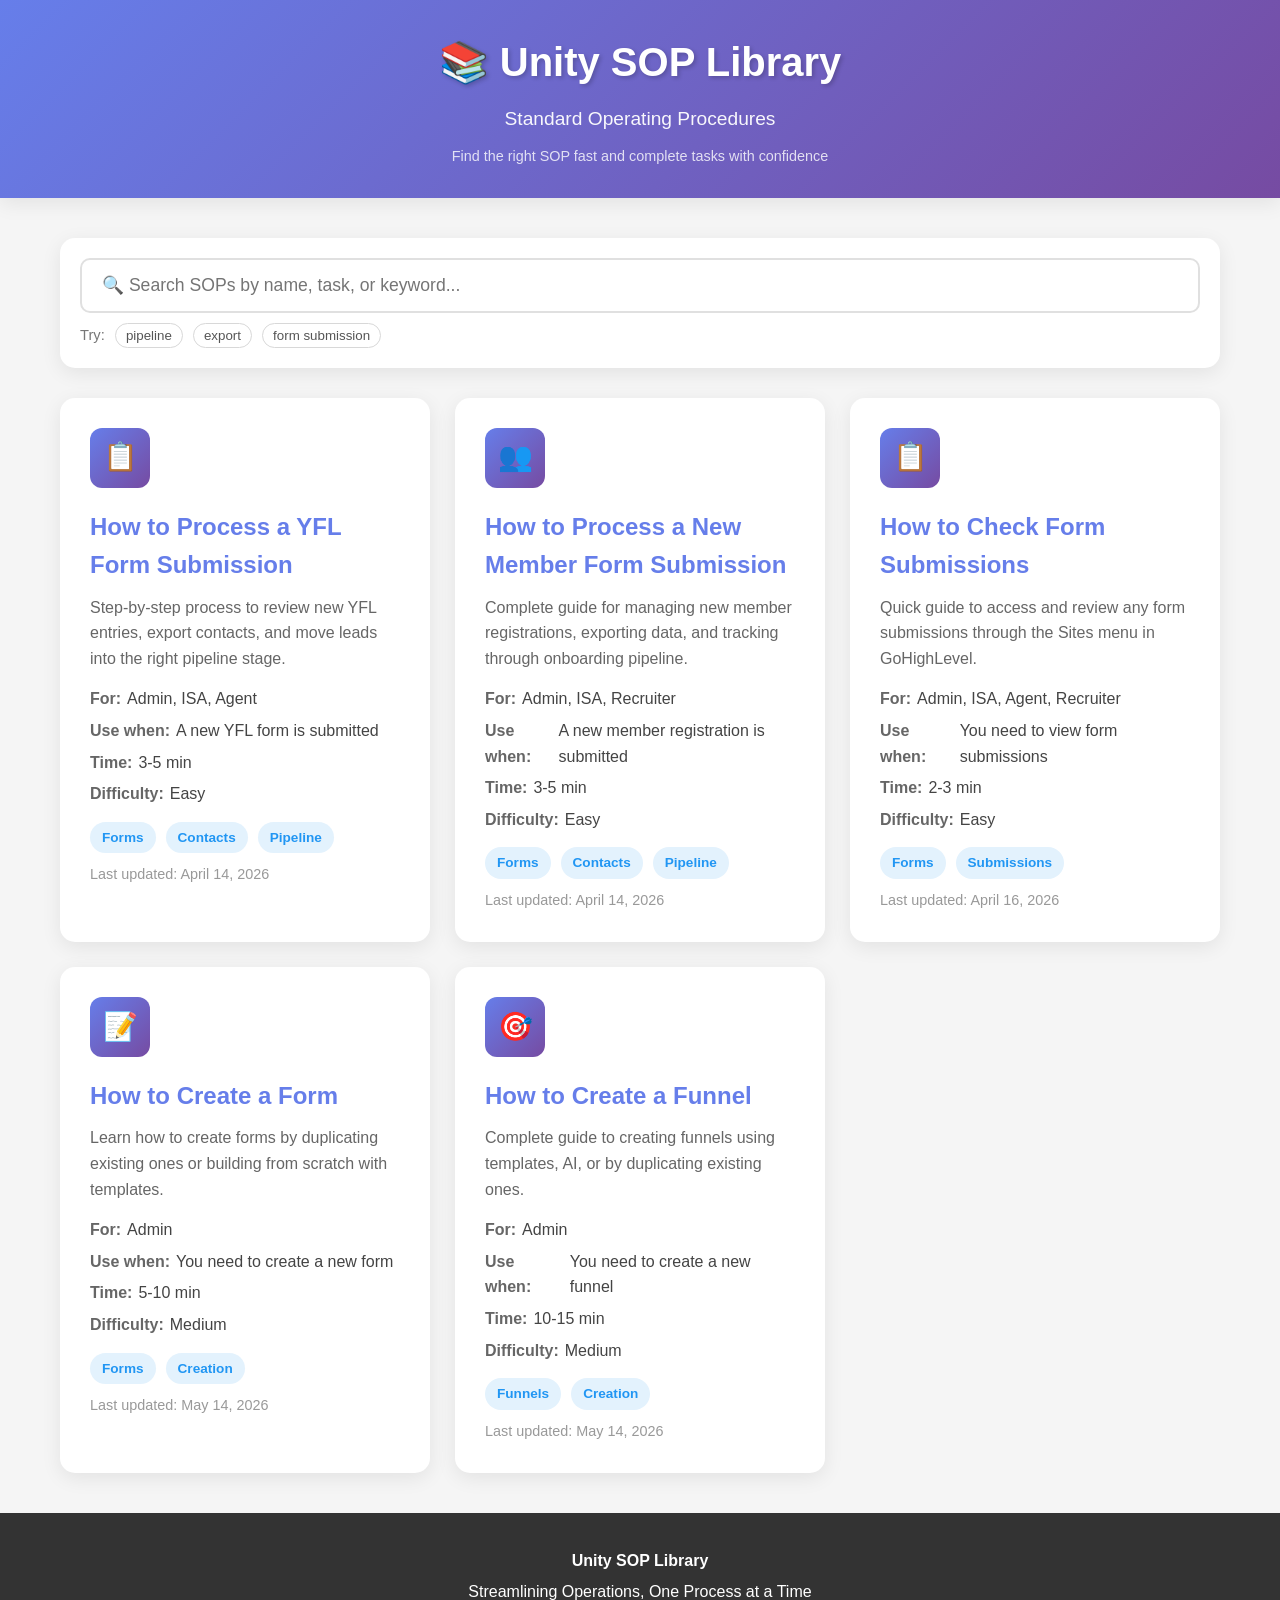
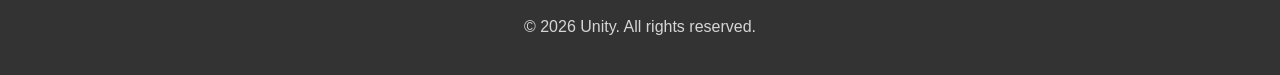
<file: index.html>
<!DOCTYPE html>
<html lang="en">
<head>
    <meta charset="UTF-8">
    <meta name="viewport" content="width=device-width, initial-scale=1.0">
    <title>Unity SOP Library</title>
    <link rel="stylesheet" href="styles.css">
</head>
<body>
    <div class="header">
        <h1>📚 Unity SOP Library</h1>
        <p>Standard Operating Procedures</p>
        <p style="font-size: 0.9em; margin-top: 10px; opacity: 0.8;">Find the right SOP fast and complete tasks with confidence</p>
    </div>
    
    <div class="container">
        <div class="search-bar">
            <input 
                type="text" 
                id="searchInput" 
                class="search-input" 
                placeholder="🔍 Search SOPs by name, task, or keyword..."
                autocomplete="off"
            >
            <div class="search-hints">
                Try: <button type="button" class="hint" data-suggest="pipeline">pipeline</button>
                <button type="button" class="hint" data-suggest="export">export</button>
                <button type="button" class="hint" data-suggest="form submission">form submission</button>
            </div>
        </div>
        
        <div class="sop-grid">
            <a href="yfl-form.html" class="sop-card" data-category="forms contacts pipeline" data-role="admin isa agent" data-level="easy" data-frequency="daily" data-duration="3-5 min">
                <div class="sop-icon">📋</div>
                <h3>How to Process a YFL Form Submission</h3>
                <p>Step-by-step process to review new YFL entries, export contacts, and move leads into the right pipeline stage.</p>
                <dl class="card-details">
                    <div><dt>For:</dt><dd>Admin, ISA, Agent</dd></div>
                    <div><dt>Use when:</dt><dd>A new YFL form is submitted</dd></div>
                    <div><dt>Time:</dt><dd>3-5 min</dd></div>
                    <div><dt>Difficulty:</dt><dd>Easy</dd></div>
                </dl>
                <div class="sop-meta">
                    <span class="tag">Forms</span>
                    <span class="tag">Contacts</span>
                    <span class="tag">Pipeline</span>
                </div>
                <span class="date">Last updated: April 14, 2026</span>
            </a>

            <a href="new-member-form.html" class="sop-card" data-category="forms contacts pipeline" data-role="admin isa recruiter" data-level="easy" data-frequency="daily" data-duration="3-5 min">
                <div class="sop-icon">👥</div>
                <h3>How to Process a New Member Form Submission</h3>
                <p>Complete guide for managing new member registrations, exporting data, and tracking through onboarding pipeline.</p>
                <dl class="card-details">
                    <div><dt>For:</dt><dd>Admin, ISA, Recruiter</dd></div>
                    <div><dt>Use when:</dt><dd>A new member registration is submitted</dd></div>
                    <div><dt>Time:</dt><dd>3-5 min</dd></div>
                    <div><dt>Difficulty:</dt><dd>Easy</dd></div>
                </dl>
                <div class="sop-meta">
                    <span class="tag">Forms</span>
                    <span class="tag">Contacts</span>
                    <span class="tag">Pipeline</span>
                </div>
                <span class="date">Last updated: April 14, 2026</span>
            </a>

            <a href="check-form-submissions.html" class="sop-card" data-category="forms" data-role="admin isa agent recruiter" data-level="easy" data-frequency="daily" data-duration="2-3 min">
                <div class="sop-icon">📋</div>
                <h3>How to Check Form Submissions</h3>
                <p>Quick guide to access and review any form submissions through the Sites menu in GoHighLevel.</p>
                <dl class="card-details">
                    <div><dt>For:</dt><dd>Admin, ISA, Agent, Recruiter</dd></div>
                    <div><dt>Use when:</dt><dd>You need to view form submissions</dd></div>
                    <div><dt>Time:</dt><dd>2-3 min</dd></div>
                    <div><dt>Difficulty:</dt><dd>Easy</dd></div>
                </dl>
                <div class="sop-meta">
                    <span class="tag">Forms</span>
                    <span class="tag">Submissions</span>
                </div>
                <span class="date">Last updated: April 16, 2026</span>
            </a>

            <a href="creating-form.html" class="sop-card" data-category="forms" data-role="admin" data-level="medium" data-frequency="as-needed" data-duration="5-10 min">
                <div class="sop-icon">📝</div>
                <h3>How to Create a Form</h3>
                <p>Learn how to create forms by duplicating existing ones or building from scratch with templates.</p>
                <dl class="card-details">
                    <div><dt>For:</dt><dd>Admin</dd></div>
                    <div><dt>Use when:</dt><dd>You need to create a new form</dd></div>
                    <div><dt>Time:</dt><dd>5-10 min</dd></div>
                    <div><dt>Difficulty:</dt><dd>Medium</dd></div>
                </dl>
                <div class="sop-meta">
                    <span class="tag">Forms</span>
                    <span class="tag">Creation</span>
                </div>
                <span class="date">Last updated: May 14, 2026</span>
            </a>

            <a href="creating-funnel.html" class="sop-card" data-category="funnels" data-role="admin" data-level="medium" data-frequency="as-needed" data-duration="10-15 min">
                <div class="sop-icon">🎯</div>
                <h3>How to Create a Funnel</h3>
                <p>Complete guide to creating funnels using templates, AI, or by duplicating existing ones.</p>
                <dl class="card-details">
                    <div><dt>For:</dt><dd>Admin</dd></div>
                    <div><dt>Use when:</dt><dd>You need to create a new funnel</dd></div>
                    <div><dt>Time:</dt><dd>10-15 min</dd></div>
                    <div><dt>Difficulty:</dt><dd>Medium</dd></div>
                </dl>
                <div class="sop-meta">
                    <span class="tag">Funnels</span>
                    <span class="tag">Creation</span>
                </div>
                <span class="date">Last updated: May 14, 2026</span>
            </a>
            
            <!-- Future SOPs will be added here -->
            <!-- Example template:
            <a href="another-sop.html" class="sop-card">
                <div class="sop-icon">🎯</div>
                <h3>Another SOP</h3>
                <p>Description of the SOP...</p>
                <div class="sop-meta">
                    <span class="tag">Category</span>
                </div>
                <span class="date">Last updated: Date</span>
            </a>
            -->
        </div>
        
        <div id="noResults" class="no-results" style="display: none;">
            <h3>No SOPs match your search</h3>
            <p>Try checking spelling, using simpler keywords, or browsing the full list below.</p>
        </div>
    </div>
    
    <div class="back-to-top" id="backToTop">
        ↑
    </div>
    
    <div class="footer">
        <p><strong>Unity SOP Library</strong></p>
        <p>Streamlining Operations, One Process at a Time</p>
        <p style="margin-top: 10px; opacity: 0.8;">© 2026 Unity. All rights reserved.</p>
    </div>
    
    <script src="script.js"></script>
</body>
</html>
</file>
<file: styles.css>
* {
    margin: 0;
    padding: 0;
    box-sizing: border-box;
}

:root {
    --primary: #667eea;
    --secondary: #764ba2;
    --accent: #4caf50;
    --text: #333;
    --bg: #f5f5f5;
    --white: #ffffff;
    --shadow: 0 5px 20px rgba(0,0,0,0.08);
    --shadow-hover: 0 8px 30px rgba(0,0,0,0.12);
}

body {
    font-family: 'Segoe UI', Tahoma, Geneva, Verdana, sans-serif;
    line-height: 1.6;
    color: var(--text);
    background: var(--bg);
    overflow-x: hidden;
}

.header {
    background: linear-gradient(135deg, var(--primary) 0%, var(--secondary) 100%);
    color: white;
    padding: 30px 20px;
    text-align: center;
    box-shadow: var(--shadow);
}

.header h1 {
    font-size: 2.5em;
    margin-bottom: 10px;
    text-shadow: 2px 2px 4px rgba(0,0,0,0.2);
}

.header p {
    font-size: 1.2em;
    opacity: 0.95;
}

.container {
    max-width: 1200px;
    margin: 40px auto;
    padding: 0 20px;
}

.quick-start-grid {
    display: grid;
    grid-template-columns: repeat(auto-fit, minmax(280px, 1fr));
    gap: 20px;
    margin-bottom: 24px;
}

.quick-panel {
    background: white;
    padding: 20px;
    border-radius: 15px;
    box-shadow: var(--shadow);
}

.quick-panel h2 {
    font-size: 1.2em;
    color: var(--primary);
    margin-bottom: 10px;
}

.quick-panel ul {
    list-style: none;
}

.quick-panel li + li {
    margin-top: 8px;
}

.quick-panel a {
    color: #444;
    text-decoration: none;
    font-weight: 600;
}

.quick-panel a:hover {
    color: var(--primary);
}

.search-bar {
    background: white;
    padding: 20px;
    border-radius: 15px;
    box-shadow: var(--shadow);
    margin-bottom: 30px;
}

.search-input {
    width: 100%;
    padding: 15px 20px;
    font-size: 1.1em;
    border: 2px solid #e0e0e0;
    border-radius: 10px;
    transition: all 0.3s;
}

.search-input:focus {
    outline: none;
    border-color: var(--primary);
    box-shadow: 0 0 0 3px rgba(102, 126, 234, 0.1);
}

.search-hints {
    margin-top: 10px;
    color: #777;
    font-size: 0.92em;
}

.hint {
    border: 1px solid #d8d8d8;
    background: #fff;
    border-radius: 16px;
    padding: 4px 10px;
    margin-left: 6px;
    cursor: pointer;
    color: #555;
}

.hint:hover {
    border-color: var(--primary);
    color: var(--primary);
}

.filters {
    background: white;
    border-radius: 15px;
    box-shadow: var(--shadow);
    padding: 16px 20px;
    margin-bottom: 10px;
}

.filter-group {
    display: flex;
    align-items: center;
    flex-wrap: wrap;
    gap: 8px;
}

.filter-group + .filter-group {
    margin-top: 10px;
}

.filter-label {
    font-weight: 700;
    color: #555;
    margin-right: 2px;
}

.filter-btn {
    border: 1px solid #d8d8d8;
    background: #fff;
    border-radius: 20px;
    padding: 6px 12px;
    cursor: pointer;
    color: #555;
    font-weight: 600;
}

.filter-btn.active,
.filter-btn:hover {
    border-color: var(--primary);
    background: rgba(102, 126, 234, 0.08);
    color: var(--primary);
}

.quick-actions {
    background: white;
    border-radius: 15px;
    box-shadow: var(--shadow);
    padding: 20px;
    margin: 20px 0;
}

.quick-actions h3 {
    color: var(--primary);
    font-size: 1.3em;
    margin-bottom: 15px;
}

.action-grid {
    display: grid;
    grid-template-columns: repeat(auto-fit, minmax(140px, 1fr));
    gap: 12px;
}

.action-btn {
    display: flex;
    flex-direction: column;
    align-items: center;
    gap: 8px;
    padding: 16px 12px;
    background: #f9f9f9;
    border: 2px solid #e0e0e0;
    border-radius: 12px;
    text-decoration: none;
    color: var(--text);
    font-weight: 600;
    transition: all 0.3s;
    text-align: center;
}

.action-btn:hover {
    border-color: var(--primary);
    background: rgba(102, 126, 234, 0.05);
    transform: translateY(-2px);
}

.action-icon {
    font-size: 28px;
}

.sop-grid {
    display: grid;
    grid-template-columns: repeat(auto-fill, minmax(300px, 1fr));
    gap: 25px;
    margin-top: 30px;
}

.sop-card {
    background: white;
    border-radius: 15px;
    padding: 30px;
    box-shadow: var(--shadow);
    transition: all 0.3s;
    cursor: pointer;
    text-decoration: none;
    color: var(--text);
    display: block;
}

.sop-card:hover {
    transform: translateY(-5px);
    box-shadow: var(--shadow-hover);
}

.sop-icon {
    width: 60px;
    height: 60px;
    background: linear-gradient(135deg, var(--primary) 0%, var(--secondary) 100%);
    border-radius: 12px;
    display: flex;
    align-items: center;
    justify-content: center;
    font-size: 28px;
    margin-bottom: 20px;
}

.sop-card h3 {
    color: var(--primary);
    font-size: 1.5em;
    margin-bottom: 10px;
}

.sop-card p {
    color: #666;
    margin-bottom: 15px;
    line-height: 1.6;
}

.card-details {
    display: grid;
    gap: 6px;
    margin-bottom: 14px;
}

.card-details div {
    display: flex;
    align-items: baseline;
    gap: 6px;
}

.card-details dt {
    color: #666;
    font-weight: 700;
}

.card-details dd {
    color: #444;
}

.sop-meta {
    display: flex;
    gap: 10px;
    flex-wrap: wrap;
    margin-top: 15px;
}

.tag {
    background: #e3f2fd;
    color: #2196f3;
    padding: 5px 12px;
    border-radius: 20px;
    font-size: 0.85em;
    font-weight: 600;
}

.date {
    color: #999;
    font-size: 0.9em;
    margin-top: 10px;
    display: block;
}

.section {
    background: white;
    border-radius: 15px;
    padding: 40px;
    margin-bottom: 30px;
    box-shadow: var(--shadow);
}

.section-header {
    display: flex;
    align-items: center;
    gap: 15px;
    margin-bottom: 25px;
    padding-bottom: 15px;
    border-bottom: 3px solid var(--primary);
}

.section-icon {
    width: 50px;
    height: 50px;
    background: linear-gradient(135deg, var(--primary) 0%, var(--secondary) 100%);
    border-radius: 12px;
    display: flex;
    align-items: center;
    justify-content: center;
    font-size: 24px;
    color: white;
}

.section-header h2 {
    color: var(--primary);
    font-size: 1.8em;
}

.step {
    margin: 20px 0;
    padding: 20px;
    background: #f9f9f9;
    border-left: 4px solid var(--primary);
    border-radius: 8px;
}

.step-number {
    display: inline-block;
    width: 30px;
    height: 30px;
    background: var(--primary);
    color: white;
    border-radius: 50%;
    text-align: center;
    line-height: 30px;
    font-weight: bold;
    margin-right: 10px;
}

.screenshot {
    margin: 20px 0;
    border-radius: 12px;
    overflow: hidden;
    box-shadow: var(--shadow);
    cursor: pointer;
    transition: transform 0.3s;
}

.screenshot:hover {
    transform: scale(1.02);
}

.screenshot img {
    width: 100%;
    height: auto;
    display: block;
}

.screenshot-caption {
    background: #f5f5f5;
    padding: 15px;
    text-align: center;
    font-style: italic;
    color: #666;
    border-top: 2px solid var(--primary);
}

.video-container {
    position: relative;
    padding-bottom: 56.25%;
    height: 0;
    overflow: hidden;
    border-radius: 12px;
    box-shadow: var(--shadow);
    margin: 20px 0;
}

.video-container video {
    position: absolute;
    top: 0;
    left: 0;
    width: 100%;
    height: 100%;
}

.qr-code-container {
    text-align: center;
    padding: 30px;
    background: linear-gradient(135deg, #f5f5f5 0%, #e0e0e0 100%);
    border-radius: 15px;
    margin: 20px 0;
}

.qr-code-container img {
    max-width: 300px;
    height: auto;
    border: 5px solid white;
    border-radius: 15px;
    box-shadow: 0 4px 15px rgba(0,0,0,0.2);
}

.qr-code-container h3 {
    margin: 20px 0 10px;
    color: var(--primary);
    font-size: 1.5em;
}

.tip-box {
    background: #e3f2fd;
    border-left: 4px solid #2196f3;
    padding: 15px 20px;
    margin: 20px 0;
    border-radius: 8px;
}

.tip-box strong {
    color: #2196f3;
    display: block;
    margin-bottom: 5px;
}

.warning-box {
    background: #fff3e0;
    border-left: 4px solid #ff9800;
    padding: 15px 20px;
    margin: 20px 0;
    border-radius: 8px;
}

.warning-box strong {
    color: #ff9800;
    display: block;
    margin-bottom: 5px;
}

.btn {
    display: inline-block;
    padding: 12px 30px;
    background: linear-gradient(135deg, var(--primary) 0%, var(--secondary) 100%);
    color: white;
    text-decoration: none;
    border-radius: 8px;
    font-weight: 600;
    transition: all 0.3s;
    border: none;
    cursor: pointer;
    font-size: 1em;
}

.btn:hover {
    transform: translateY(-2px);
    box-shadow: 0 5px 15px rgba(102, 126, 234, 0.4);
}

.breadcrumb {
    background: white;
    padding: 15px 20px;
    border-radius: 10px;
    margin-bottom: 20px;
    box-shadow: var(--shadow);
}

.breadcrumb a {
    color: var(--primary);
    text-decoration: none;
    font-weight: 600;
}

.breadcrumb a:hover {
    text-decoration: underline;
}

.breadcrumb span {
    color: #999;
    margin: 0 10px;
}

.back-to-top {
    position: fixed;
    bottom: 30px;
    right: 30px;
    width: 50px;
    height: 50px;
    background: var(--primary);
    color: white;
    border-radius: 50%;
    display: flex;
    align-items: center;
    justify-content: center;
    font-size: 24px;
    cursor: pointer;
    box-shadow: 0 4px 15px rgba(0,0,0,0.2);
    transition: all 0.3s;
    opacity: 0;
    pointer-events: none;
}

.back-to-top.visible {
    opacity: 1;
    pointer-events: all;
}

.back-to-top:hover {
    background: var(--secondary);
    transform: translateY(-5px);
}

.sop-metadata {
    background: #f9f9f9;
    border-top: 1px solid #e0e0e0;
    padding: 20px 0;
    margin-top: 40px;
}

.metadata-grid {
    display: grid;
    grid-template-columns: repeat(auto-fit, minmax(180px, 1fr));
    gap: 15px;
}

.metadata-item {
    display: flex;
    flex-direction: column;
    gap: 4px;
}

.metadata-item strong {
    color: #666;
    font-size: 0.9em;
}

.metadata-item span {
    color: #333;
    font-weight: 600;
}

.status-badge {
    display: inline-block;
    padding: 4px 12px;
    border-radius: 12px;
    font-size: 0.9em;
    font-weight: 700;
}

.status-badge.active {
    background: #e8f5e9;
    color: #2e7d32;
}

.status-badge.draft {
    background: #fff3e0;
    color: #f57c00;
}

.status-badge.review {
    background: #e3f2fd;
    color: #1976d2;
}

.feedback-section {
    background: white;
    border-top: 1px solid #e0e0e0;
    padding: 30px 0;
}

.feedback-box {
    background: #f9f9f9;
    border: 2px solid #e0e0e0;
    border-radius: 15px;
    padding: 30px;
    text-align: center;
}

.feedback-box h3 {
    color: var(--primary);
    font-size: 1.4em;
    margin-bottom: 15px;
}

.feedback-buttons {
    display: flex;
    gap: 15px;
    justify-content: center;
    flex-wrap: wrap;
}

.feedback-btn {
    padding: 12px 24px;
    background: white;
    border: 2px solid var(--primary);
    border-radius: 8px;
    color: var(--primary);
    font-weight: 600;
    cursor: pointer;
    transition: all 0.3s;
    font-size: 1em;
}

.feedback-btn:hover {
    background: var(--primary);
    color: white;
    transform: translateY(-2px);
}

.onboarding-section {
    background: linear-gradient(135deg, #f5f7fa 0%, #e8eef5 100%);
    padding: 50px 20px;
    margin-top: 40px;
}

.role-paths {
    display: grid;
    grid-template-columns: repeat(auto-fit, minmax(280px, 1fr));
    gap: 25px;
}

.role-card {
    background: white;
    border-radius: 15px;
    padding: 30px;
    box-shadow: var(--shadow);
    transition: all 0.3s;
}

.role-card:hover {
    transform: translateY(-5px);
    box-shadow: var(--shadow-hover);
}

.role-icon {
    font-size: 48px;
    text-align: center;
    margin-bottom: 15px;
}

.role-card h3 {
    color: var(--primary);
    font-size: 1.4em;
    margin-bottom: 10px;
    text-align: center;
}

.role-card p {
    color: #666;
    text-align: center;
    margin-bottom: 20px;
}

.role-steps {
    list-style-position: inside;
    padding-left: 0;
}

.role-steps li {
    margin: 12px 0;
    line-height: 1.6;
}

.role-steps a {
    color: #444;
    text-decoration: none;
    font-weight: 600;
    margin-left: 8px;
}

.role-steps a:hover {
    color: var(--primary);
    text-decoration: underline;
}

.footer {
    background: #333;
    color: white;
    text-align: center;
    padding: 30px 20px;
    margin-top: 0;
}

.footer p {
    margin: 5px 0;
}

.modal {
    display: none;
    position: fixed;
    z-index: 2000;
    left: 0;
    top: 0;
    width: 100%;
    height: 100%;
    background: rgba(0,0,0,0.9);
    align-items: center;
    justify-content: center;
}

.modal.active {
    display: flex;
}

.modal img {
    max-width: 90%;
    max-height: 90%;
    border-radius: 10px;
}

.modal-close {
    position: absolute;
    top: 20px;
    right: 40px;
    color: white;
    font-size: 40px;
    cursor: pointer;
}

.related-sops {
    display: grid;
    grid-template-columns: repeat(auto-fit, minmax(200px, 1fr));
    gap: 12px;
}

.related-link {
    display: flex;
    align-items: center;
    gap: 10px;
    padding: 12px 16px;
    background: #f9f9f9;
    border: 2px solid #e0e0e0;
    border-radius: 10px;
    text-decoration: none;
    color: var(--text);
    font-weight: 600;
    transition: all 0.3s;
}

.related-link:hover {
    border-color: var(--primary);
    background: rgba(102, 126, 234, 0.05);
    transform: translateX(4px);
}

.related-icon {
    font-size: 20px;
}

.no-results {
    text-align: center;
    padding: 60px 20px;
    color: #999;
}

.no-results h3 {
    font-size: 1.5em;
    margin-bottom: 10px;
}

@media print {
    .breadcrumb, .back-to-top, .btn {
        display: none;
    }
    
    .section {
        page-break-inside: avoid;
        box-shadow: none;
    }
    
    .header {
        position: relative;
    }
}

/* Table of Contents Styles */
.toc-top {
    background: white;
    border-radius: 15px;
    padding: 25px 30px;
    margin-bottom: 30px;
    box-shadow: var(--shadow);
}

.toc-top h3 {
    color: var(--primary);
    font-size: 1.3em;
    margin-bottom: 15px;
    display: flex;
    align-items: center;
    gap: 10px;
}

.toc-top h3::before {
    content: '📑';
}

.toc-list {
    list-style: none;
    display: flex;
    flex-direction: column;
    gap: 8px;
}

.toc-list li {
    display: flex;
    align-items: center;
}

.toc-list a {
    color: #555;
    text-decoration: none;
    font-weight: 500;
    padding: 10px 15px;
    border-radius: 8px;
    transition: all 0.3s;
    display: flex;
    align-items: center;
    gap: 10px;
    width: 100%;
}

.toc-list a:hover {
    background: rgba(102, 126, 234, 0.1);
    color: var(--primary);
    transform: translateX(5px);
}

.toc-list .toc-number {
    display: inline-flex;
    align-items: center;
    justify-content: center;
    width: 28px;
    height: 28px;
    background: linear-gradient(135deg, var(--primary) 0%, var(--secondary) 100%);
    color: white;
    border-radius: 50%;
    font-size: 0.85em;
    font-weight: 700;
    flex-shrink: 0;
}

/* Sticky Sidebar TOC */
.toc-sidebar {
    position: fixed;
    right: 30px;
    top: 50%;
    transform: translateY(-50%);
    background: white;
    border-radius: 15px;
    padding: 20px;
    box-shadow: var(--shadow);
    max-width: 280px;
    z-index: 100;
    opacity: 0;
    pointer-events: none;
    transition: opacity 0.3s, transform 0.3s;
}

.toc-sidebar.visible {
    opacity: 1;
    pointer-events: all;
}

.toc-sidebar h4 {
    color: var(--primary);
    font-size: 0.95em;
    margin-bottom: 12px;
    padding-bottom: 10px;
    border-bottom: 2px solid #eee;
    display: flex;
    align-items: center;
    gap: 8px;
}

.toc-sidebar h4::before {
    content: '📍';
}

.toc-sidebar-list {
    list-style: none;
    display: flex;
    flex-direction: column;
    gap: 4px;
}

.toc-sidebar-list a {
    color: #666;
    text-decoration: none;
    font-size: 0.9em;
    padding: 8px 12px;
    border-radius: 6px;
    transition: all 0.3s;
    display: block;
    border-left: 3px solid transparent;
}

.toc-sidebar-list a:hover {
    background: rgba(102, 126, 234, 0.08);
    color: var(--primary);
}

.toc-sidebar-list a.active {
    background: rgba(102, 126, 234, 0.12);
    color: var(--primary);
    font-weight: 600;
    border-left-color: var(--primary);
}

/* Adjust main content when sidebar is present */
.has-toc .container {
    max-width: 900px;
    margin-right: 320px;
}

@media (max-width: 1200px) {
    .toc-sidebar {
        display: none;
    }
    
    .has-toc .container {
        max-width: 1200px;
        margin-right: auto;
    }
}

@media (max-width: 768px) {
    .header h1 {
        font-size: 1.8em;
    }
    
    .section {
        padding: 20px;
    }
    
    .sop-grid {
        grid-template-columns: 1fr;
    }

    .filters {
        padding: 14px;
    }
    
    .qr-code-container img {
        max-width: 200px;
    }
    
    .toc-top {
        padding: 20px;
    }
    
    .toc-list a {
        padding: 8px 12px;
    }
}
</file>
